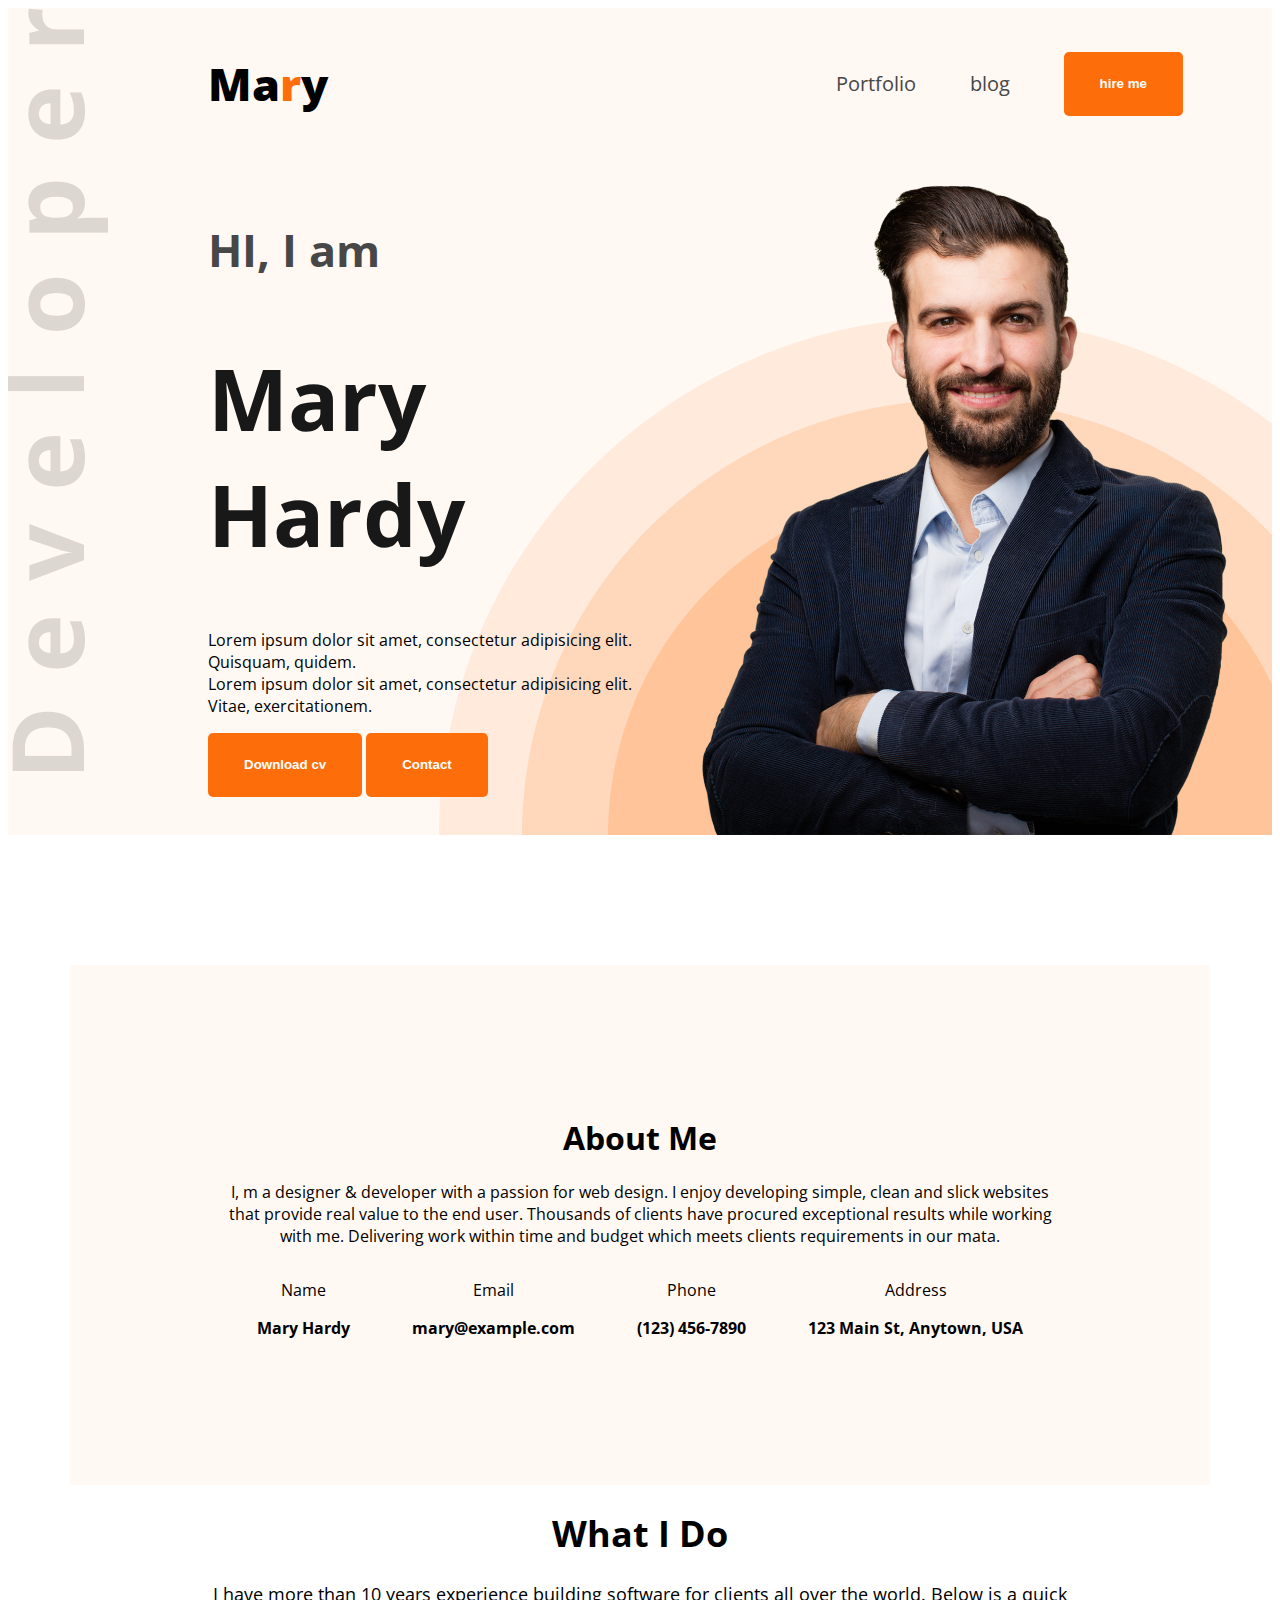
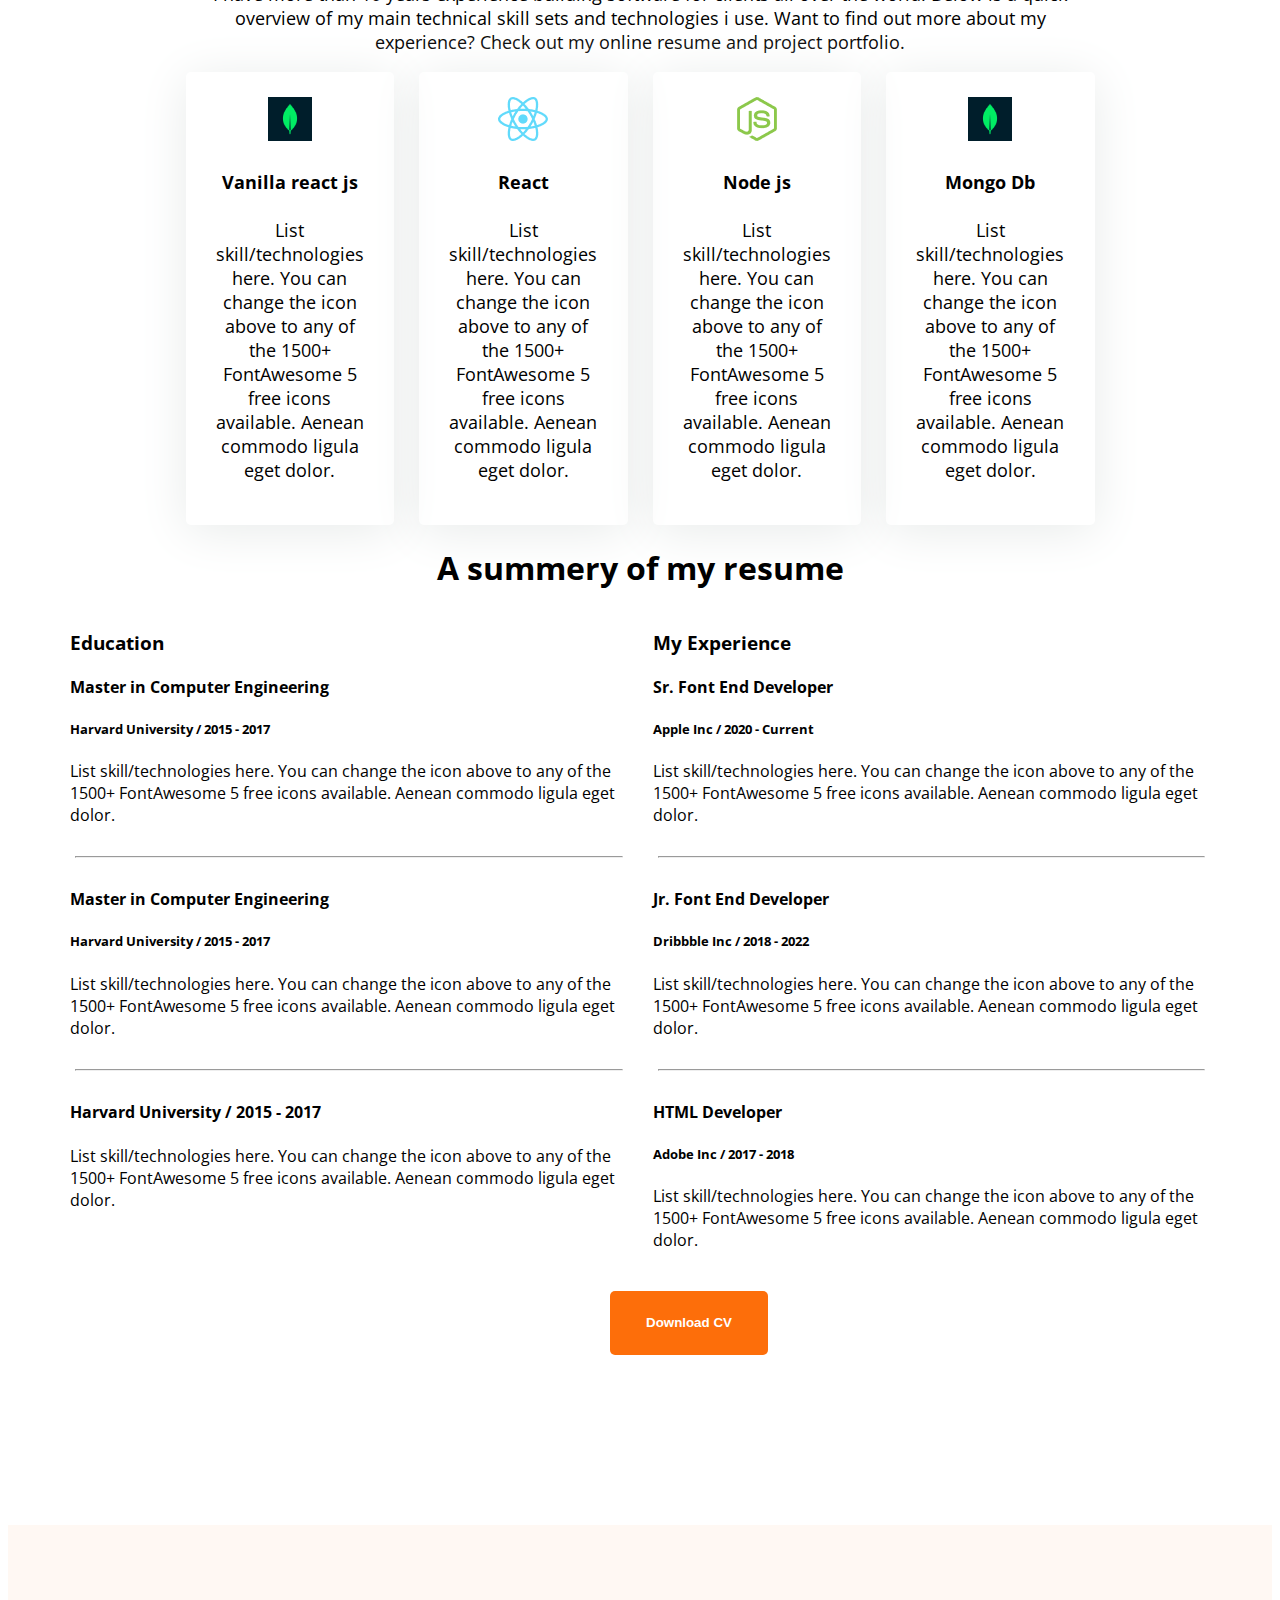
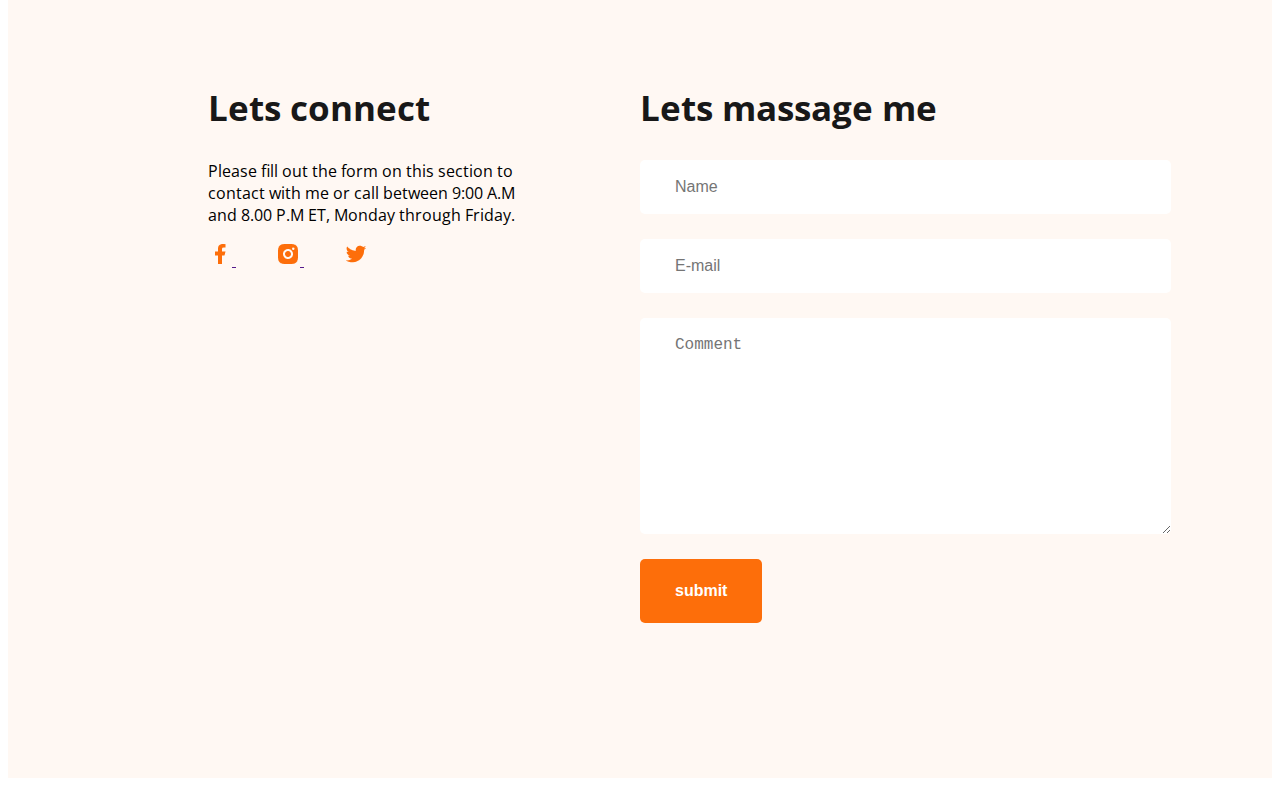
<file: styles/index.html>
<!DOCTYPE html>
<html lang="en">
<head>
    <meta charset="UTF-8">
    <meta name="viewport" content="width=device-width, initial-scale=1.0">
    <title>portfolio 01</title>
    <link rel="preconnect" href="https://fonts.googleapis.com">
<link rel="preconnect" href="https://fonts.gstatic.com" crossorigin>
<link href="https://fonts.googleapis.com/css2?family=Dancing+Script&family=Open+Sans:ital,wght@0,300..800;1,300..800&family=Paprika&family=Playwrite+HU:wght@100..400&family=Underdog&display=swap" rel="stylesheet">
    <link rel="stylesheet" href="port.css">
</head>
<body class="open-sans-normal">
    <header class="dab second-bg">
        <nav class="all">
            <h3 class="nav-title">Ma<span class="namC">r</span>y</h3>
            <ul>
                <li><a href="">Portfolio</a></li>
                <li><a href="">blog</a></li>
                <li><a href=""><button class="paint">hire me</button></a></li>
            </ul>
        </nav>
        <div class="banner">
            <div class="banner-content">
                <h4 class="clr1">HI, I am</h4>
                <h1 class="clr2">Mary Hardy</h1>
                <p>Lorem ipsum dolor sit amet, consectetur adipisicing elit. Quisquam, quidem. <br>Lorem ipsum dolor sit amet, consectetur adipisicing elit. Vitae, exercitationem.</p>
                <button class="paint">Download cv</button>
                <button class="paint">Contact</button>
            </div>
            <img src="moon.png" alt="a man">
        </div>


    </header >
    <main class="first">
      <section class="about-me second-bg">
        <h1 class="titles">About Me</h1>
        <p>I, m a designer & developer with a passion for web design. I enjoy developing simple, clean and slick websites that provide real value to the end user. Thousands of clients have procured exceptional results while working with me. Delivering work within time and budget which meets clients requirements in our mata.</p>
        <div class="about-items">
            <!-- .about-item*4>p.item-name+p.Item-description -->
            <div class="about-item">
                <p class="item-name">Name</p>
                <p class="item-description">Mary Hardy</p>
            </div>
            <div class="about-item">
                <p class="item-name">Email</p>
                <p class="item-description">mary@example.com</p>
            </div>
            <div class="about-item">
                <p class="item-name">Phone</p>
                <p class="item-description">(123) 456-7890</p>
            </div>
            <div class="about-item">
                <p class="item-name">Address</p>
                <p class="item-description">123 Main St, Anytown, USA</p>
            </div>

        </div>


      </section>
<section class="middle">
    <h1>What I Do</h1>
    <P>I have more than 10 years experience building software for clients all over the world.  Below is a quick overview of my main technical skill sets and technologies i use. Want to find out more about my experience? Check out my online resume and project portfolio.</P>
    <div class="skill-container">
        <!-- .skill*4>img+h4.skill-title+p.skill-description -->
        <div class="skill">
            <img src="icons/mongo.png" alt="">
            <h4 class="skill-title">Vanilla react js</h4>
            <p class="skill-description">List skill/technologies here. You can change the icon above to any of the 1500+ FontAwesome 5 free icons available. Aenean commodo ligula eget dolor.</p>
        </div>
        <div class="skill">
            <img class="s1" src="icons/react.png" alt="">
            <h4 class="skill-title">React</h4>
            <p class="skill-description">List skill/technologies here. You can change the icon above to any of the 1500+ FontAwesome 5 free icons available. Aenean commodo ligula eget dolor.</p>
        </div>
        <div class="skill">
            <img class="s1" src="icons/nodejs.png" alt=""> 
            <h4 class="skill-title">Node js</h4>
            <p class="skill-description">List skill/technologies here. You can change the icon above to any of the 1500+ FontAwesome 5 free icons available. Aenean commodo ligula eget dolor.</p>
        </div>
        <div class="skill">
            <img class="s1" src="icons/mongo.png" alt="">
            <h4 class="skill-title">Mongo Db</h4>
            <p class="skill-description">List skill/technologies here. You can change the icon above to any of the 1500+ FontAwesome 5 free icons available. Aenean commodo ligula eget dolor.</p>
        </div>
    </div>
    

</section>
<section class="resume">
     <h1 class="section-title" style="text-align: center;">A summery of my resume</h1>
    <!-- .resume-colum*2>h3.resume-title+experience*3>h4.exp-title+h5.exp-sub-title+.exp-des -->
     <div class="resume-container">
       <div class="resume-colum">
        <h3 class="resume-title">Education</h3>
        <div class="experience">
            <h4 class="exp-title">Master in Computer Engineering</h4>
            <h5 class="exp-sub-title">Harvard University / 2015 - 2017</h5>
            <div class="exp-des">List skill/technologies here. You can change the icon above 
to any of the 1500+ FontAwesome 5 free icons available. Aenean commodo ligula eget dolor.</div> 
        </div> <hr>

        <div class="experience">
            <h4 class="exp-title">Master in Computer Engineering</h4>
            <h5 class="exp-sub-title">Harvard University / 2015 - 2017</h5>
            <div class="exp-des">List skill/technologies here. You can change the icon above 
to any of the 1500+ FontAwesome 5 free icons available. Aenean commodo ligula eget dolor.</div>
        </div> <hr>
        <div class="experience">
            <h4 class="exp-title">Harvard University / 2015 - 2017</h4>
            <h5 class="exp-sub-title"></h5>
            <div class="exp-des">List skill/technologies here. You can change the icon above 
to any of the 1500+ FontAwesome 5 free icons available. Aenean commodo ligula eget dolor.</div>
        </div>
       </div> 
       <div class="resume-colum">
        <h3 class="resume-title">My Experience</h3>
        <div class="experience">
            <h4 class="exp-title">Sr. Font End Developer</h4>
            <h5 class="exp-sub-title">Apple Inc / 2020 - Current</h5>
            <div class="exp-des">List skill/technologies here. You can change the icon above 
to any of the 1500+ FontAwesome 5 free icons available. Aenean commodo ligula eget dolor.</div>
        </div> <hr>
        <div class="experience">
            <h4 class="exp-title">Jr. Font End Developer</h4>
            <h5 class="exp-sub-title">Dribbble Inc / 2018 - 2022</h5>
            <div class="exp-des">List skill/technologies here. You can change the icon above 
to any of the 1500+ FontAwesome 5 free icons available. Aenean commodo ligula eget dolor.</div>
        </div> <hr>
        <div class="experience">
            <h4 class="exp-title">HTML Developer</h4>
            <h5 class="exp-sub-title">Adobe Inc / 2017 - 2018</h5>
            <div class="exp-des">List skill/technologies here. You can change the icon above 
to any of the 1500+ FontAwesome 5 free icons available. Aenean commodo ligula eget dolor.</div>
        </div>
       </div>
    </div>
    </div>
    
</section>
<div class="s3">
<button class="paint" >Download CV</button>
</div>
    </main>
    <footer class="footer">
        <div class="footer-colum">
            <h2 class="footer-sec-title">Lets connect</h2>
            <p class="footer-description">Please fill out the form on this section to contact with me or call between 9:00 A.M and 8.00 P.M ET, Monday through Friday.</p>
            <div class="social-links">
                <a href="">
                    <img src="icons/facebook.png" alt="">
                </a>
                <a href="">
                    <img src="icons/insta.png" alt="">
                </a>
                <a href="">
                    <img src="icons/twitter.png" alt="">
                </a>
            </div>
        </div>
        <div class="footer-column">
            <h2 class="footer-sec-title">Lets massage me</h2>
            <form class="contact">
                <input type="text" name="name" id="name" placeholder="Name">
                <input type="email" name="email" id="email" placeholder="E-mail">
                <textarea name="comment" id="comment" placeholder="Comment"></textarea>
                <input type="submit" value="submit" class="paint">
            </form>
        </div>

    </footer>
</body>
</html>
</file>
<file: styles/port.css>
nav{
    display: flex;
 align-items: center;
 justify-content: space-between;
 }
 /* name color */
 .namC {
   color: #FD6E0A;
 }
/* font */
.open-sans-normal {
  font-family: "Open Sans", sans-serif;
  font-optical-sizing: auto;
  font-weight: 400;
  font-style: normal;
  font-variation-settings:
    "wdth" 100;
}
/* Navigation Title */
.nav-title {
   font-size: 45px;
   font-weight: 800;
}
/* header sec */
.second-bg{
   background-color: #FFF8F3;
}
 nav ul li {
   list-style: none;
    margin-right: 54px;
 }
 nav li a{
   text-decoration: none;
   font-size: 20px;
   color: #474747;
   
 }
 nav ul{
   display: flex;
   align-items: center;


 }
.paint {
   height: 64px   ;
   width: 150pxpx;
   font-weight: 700;
   color: white;
   padding: 18px 36px;
   background-color: #FD6E0A;
   border-radius: 5px;
   border: none;
}
.all{
   margin: 0 35px 0 200px;
   
}
/* header sec */
.dab{
   background-image: url(../images/developer.png), url(../images/header_bg.png);
   background-repeat: no-repeat;
   background-position:top left,bottom right;
   
}

/* banner area */

.banner{
   display: flex;
   justify-content: space-between;
   margin: 0 35px 0 200px;

}
.banner-content{
max-width: 580px;
}
.clr1{
   font-size: 45px;
   font-weight: 500px;
   color: #474747;
}
.clr2{
font-size: 85px;
font-weight: 800px;
color: #181818;
}
/* main sec */
 .first{
   max-width: 1140px;
   margin: 0 auto;
   margin-top: 130px;
   margin-bottom: 130px;
      }
      /* About Section */
   .about-me {
      padding: 130px 156px;
      text-align: center;
      margin-top: 130px;
   }
   .about-items{
      display: flex;
      justify-content: space-around;
   }
   .item-description{
      font-weight: 700;
   }
   .middle{
      text-align: center;
      max-width: 909px;
      font-size: 18px;
      margin: 0 auto;
   }
         
/* skill container */
   .skill-container{
      display: flex;
      gap: 25px;
   }
   .skill{
      padding: 25px;
      border-radius: 5px;
      box-shadow: 0px 6px 50px 0px #e8ebea;
   }
      /* resume section */
      .resume-container{
         display: flex;
         gap: 25px;
      }
      hr{
         margin: 30px 5px;
      }
      .s3{
         margin-left: 500px;
         padding: 40px;
      }
      /* footer section */
      .footer-sec-title{
         font-size: 35px;
         font-weight: 700;
         color: #181818;
      }
      .footer{
         display: flex;
         gap: 120px;
         margin-top: 100px;
         padding: 130px 200px;
         background-color: rgba(255, 248, 243, 1);
      }
      .footer-column{
         width: 50%;
      }
      .contact input,textarea{
         display: block;
         margin-bottom: 25px;
         padding: 18px 35px;
         font-size: 16px;
         color: #FFFFFF;
         border-radius: 5px;
         border: 0;

      }
      textarea{
         height: 180px;
         width: 461px;
      }
      input[type="text"],[type="email"],textarea{
         width: 461px;
      }
      .social-links a{
       margin-right: 40px;
       

      }
</file>
